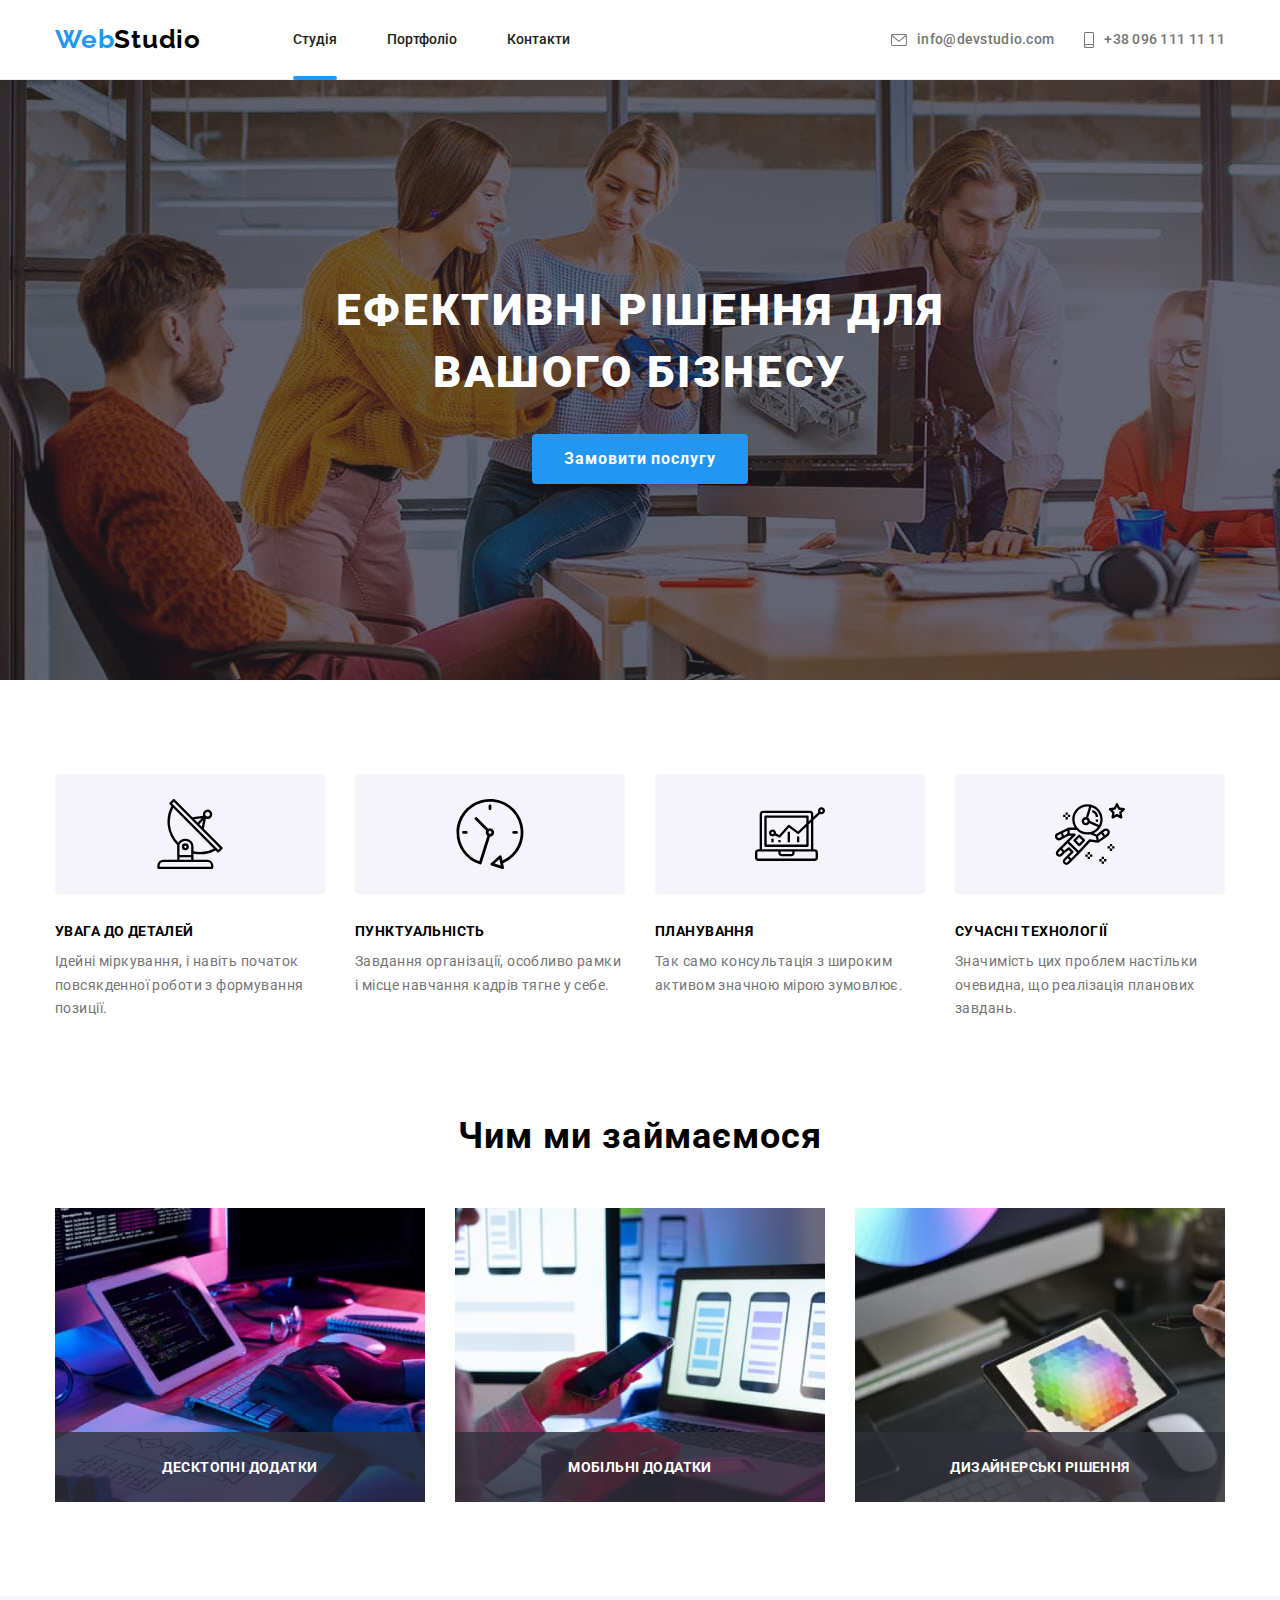
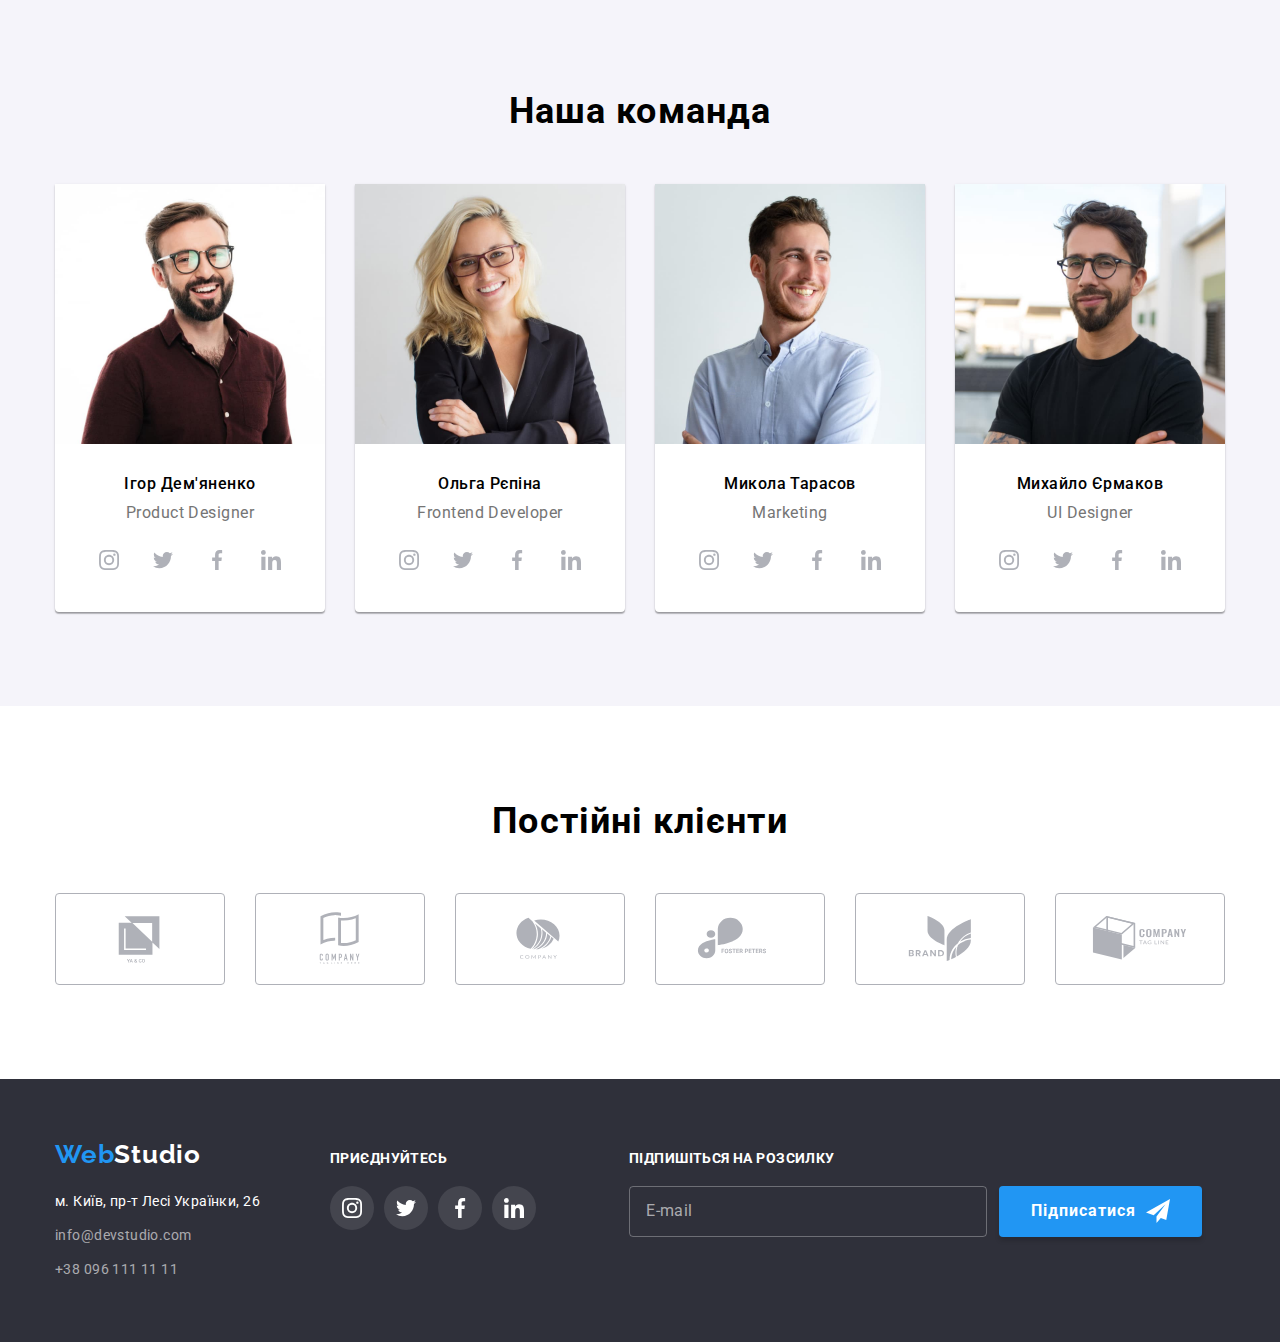
<file: index.html>
<!DOCTYPE html>
<html lang="en">

<head>
   <meta charset="UTF-8" />
   <meta http-equiv="X-UA-Compatible" content="IE=edge" />
   <meta name="viewport" content="width=z, initial-scale=1.0" />

   <link rel="preconnect" href="https://fonts.googleapis.com" />
   <link rel="preconnect" href="https://fonts.gstatic.com" crossorigin />
   <link
      href="https://fonts.googleapis.com/css2?family=Raleway:wght@700&family=Roboto:wght@400;500;700;900&display=swap"
      rel="stylesheet" />
   <link rel="stylesheet" href="https://cdnjs.cloudflare.com/ajax/libs/modern-normalize/1.1.0/modern-normalize.min.css">
   <link rel="stylesheet" href="./css/main.min.css" />
   <title>WebStudio</title>
</head>

<body>
   <header class="header">
      <div class="container">
         <nav class="main-nav">
            <a class="logo" href="./index.html"><span class="logo-accent">Web</span>Studio</a>
            <ul class="pages-list">
               <li class="pages-list-item">
                  <a class="page active" href="./index.html">Студія</a>
               </li>
               <li class="pages-list-item">
                  <a class="page" href="./portfolio.html">Портфоліо</a>
               </li>
               <li class="pages-list-item">
                  <a class="page" href="./index.html">Контакти</a>
               </li>
            </ul>
         </nav>
         <div class="contacts-block">

            <a class="contacts" href="mailto:info@devstudio.com">
               <svg class="contacts-icon icon-firts-child" width="16" height="12">
                  <use href="./img/icons.svg#icon-envelope">

                  </use>
               </svg>
               info@devstudio.com
            </a>
            <a class="contacts" href="tel:+380961111111">
               <svg class="contacts-icon" width="10" height="16">
                  <use href="./img/icons.svg#icon-smartphone-1">
                  </use>
               </svg>
               +38 096 111 11 11
            </a>
         </div>
      </div>
   </header>
   <main>
      <section class="banner">
         <h1 class="banner-title">Ефективні рішення для <br> вашого бізнесу</h1>
         <button class="button" type="button" data-modal-open>Замовити послугу</button>
      </section>

      <section class="advantage">
         <div class="container">
            <ul class="advantage-list">
               <li class="advantage-list-item">
                  <div class="advantage-icon-block">
                     <svg class="advantage-list-icon" height="70" width="70">
                        <use href="./img/icons.svg#icon-antenna-1"></use>
                     </svg>
                  </div>
                  <h3 class="advantage-list-title">УВАГА ДО ДЕТАЛЕЙ</h3>
                  <p class="advantage-list-discr">
                     Ідейні міркування, і навіть початок повсякденної роботи з
                     формування позиції.
                  </p>
               </li>
               <li class="advantage-list-item">
                  <div class="advantage-icon-block">
                     <svg class="advantage-list-icon" height="70" width="70">
                        <use href="./img/icons.svg#icon-clock-1"></use>
                     </svg>
                  </div>
                  <h3 class="advantage-list-title">ПУНКТУАЛЬНІСТЬ</h3>
                  <p class="advantage-list-discr">
                     Завдання організації, особливо рамки і місце навчання кадрів
                     тягне у себе.
                  </p>
               </li>
               <li class="advantage-list-item">
                  <div class="advantage-icon-block">
                     <svg class="advantage-list-icon" height="70" width="70">
                        <use href="./img/icons.svg#icon-diagram-1"></use>
                     </svg>
                  </div>
                  <h3 class="advantage-list-title">ПЛАНУВАННЯ</h3>
                  <p class="advantage-list-discr">
                     Так само консультація з широким активом значною мірою зумовлює.
                  </p>
               </li>
               <li class="advantage-list-item">
                  <div class="advantage-icon-block">
                     <svg class="advantage-list-icon" height="70" width="70">
                        <use href="./img/icons.svg#icon-astronaut-1"></use>
                     </svg>
                  </div>
                  <h3 class="advantage-list-title">СУЧАСНІ ТЕХНОЛОГІЇ</h3>
                  <p class="advantage-list-discr">
                     Значимість цих проблем настільки очевидна, що реалізація
                     планових завдань.
                  </p>
               </li>
            </ul>
         </div>
      </section>

      <section class="about">
         <div class="container">
            <h2 class="section-title">Чим ми займаємося</h2>
            <ul class="about-list">
               <li class="about-list-item">
                  <div class="about-list-thumb">
                     <img src="./img/box_1.jpg" alt="Десктопні додатки" width="370" />
                     <div class="about-img-discr">
                        <p class="about-list-text">Десктопні додатки</p>
                     </div>
                  </div>
               </li>
               <li class="about-list-item">
                  <div class="about-list-thumb">
                     <img src="./img/box_2.jpg" alt="Мобільні додатки" width="370" />
                     <div class="about-img-discr">
                        <p class="about-list-text">Мобільні додатки</p>
                     </div>
                  </div>
               </li>
               <li class="about-list-item">
                  <div class="about-list-thumb">
                     <img src="./img/box_3.jpg" alt="Дизайнерські рішення" width="370" />
                     <div class="about-img-discr">
                        <p class="about-list-text">Дизайнерські рішення</p>
                     </div>
                  </div>
               </li>
            </ul>
         </div>
      </section>
      <section class="team">
         <div class="container">
            <h2 class="section-title">Наша команда</h2>
            <ul class="team-list">
               <li class="team-list-item">
                  <img src="./img/img-1.jpg" alt="Фото Ігоря Дем'яненка" width="270" />
                  <div class="team-list-item-discr">
                     <div class="team-discr">
                        <h3 class="team-discr-name">Ігор Дем'яненко</h3>
                        <p class="team-discr-position">Product Designer</p>
                     </div>
                     <ul class="soc-net">
                        <li class="soc-net-item">
                           <a class="soc-net-link" href="./index.html">
                              <svg class="soc-net-icon" width="20" height="20">
                                 <use href="./img/icons.svg#icon-instagram-2"></use>
                              </svg>
                           </a>
                        </li>
                        <li class="soc-net-item">
                           <a class="soc-net-link" href="./index.html">
                              <svg class="soc-net-icon" width="20" height="20">
                                 <use href="./img/icons.svg#icon-twitter-1"></use>
                              </svg>
                           </a>
                        </li>
                        <li class="soc-net-item">
                           <a class="soc-net-link" href="./index.html">
                              <svg class="soc-net-icon" width="20" height="20">
                                 <use href="./img/icons.svg#icon-facebook-1"></use>
                              </svg>
                           </a>
                        </li>
                        <li class="soc-net-item">
                           <a class="soc-net-link" href="./index.html">
                              <svg class="soc-net-icon" width="20" height="20">
                                 <use href="./img/icons.svg#icon-linkedin-1"></use>
                              </svg>
                           </a>
                        </li>
                     </ul>
                  </div>
               </li>
               <li class="team-list-item">
                  <img src="./img/img-2.jpg" alt="Фото Ольги Рєпіної" width="270" />
                  <div class="team-list-item-discr">
                     <div class="team-discr">
                        <h3 class="team-discr-name">Ольга Рєпіна</h3>
                        <p class="team-discr-position">Frontend Developer</p>
                     </div>
                     <ul class="soc-net">
                        <li class="soc-net-item">
                           <a class="soc-net-link" href="./index.html">
                              <svg class="soc-net-icon" width="20" height="20">
                                 <use href="./img/icons.svg#icon-instagram-2"></use>
                              </svg>
                           </a>
                        </li>
                        <li class="soc-net-item">
                           <a class="soc-net-link" href="./index.html">
                              <svg class="soc-net-icon" width="20" height="20">
                                 <use href="./img/icons.svg#icon-twitter-1"></use>
                              </svg>
                           </a>
                        </li>
                        <li class="soc-net-item">
                           <a class="soc-net-link" href="./index.html">
                              <svg class="soc-net-icon" width="20" height="20">
                                 <use href="./img/icons.svg#icon-facebook-1"></use>
                              </svg>
                           </a>
                        </li>
                        <li class="soc-net-item">
                           <a class="soc-net-link" href="./index.html">
                              <svg class="soc-net-icon" width="20" height="20">
                                 <use href="./img/icons.svg#icon-linkedin-1"></use>
                              </svg>
                           </a>
                        </li>
                     </ul>
                  </div>
               </li>
               <li class="team-list-item">
                  <img src="./img/img-3.jpg" alt="Фото Миколи Тарасова" width="270" />
                  <div class="team-list-item-discr">
                     <div class="team-discr">
                        <h3 class="team-discr-name">Микола Тарасов</h3>
                        <p class="team-discr-position">Marketing</p>
                     </div>
                     <ul class="soc-net">
                        <li class="soc-net-item">
                           <a class="soc-net-link" href="./index.html">
                              <svg class="soc-net-icon" width="20" height="20">
                                 <use href="./img/icons.svg#icon-instagram-2"></use>
                              </svg>
                           </a>
                        </li>
                        <li class="soc-net-item">
                           <a class="soc-net-link" href="./index.html">
                              <svg class="soc-net-icon" width="20" height="20">
                                 <use href="./img/icons.svg#icon-twitter-1"></use>
                              </svg>
                           </a>
                        </li>
                        <li class="soc-net-item">
                           <a class="soc-net-link" href="./index.html">
                              <svg class="soc-net-icon" width="20" height="20">
                                 <use href="./img/icons.svg#icon-facebook-1"></use>
                              </svg>
                           </a>
                        </li>
                        <li class="soc-net-item">
                           <a class="soc-net-link" href="./index.html">
                              <svg class="soc-net-icon" width="20" height="20">
                                 <use href="./img/icons.svg#icon-linkedin-1"></use>
                              </svg>
                           </a>
                        </li>
                     </ul>
                  </div>
               </li>
               <li class="team-list-item">
                  <img src="./img/img-4.jpg" alt="Фото Михайла Єрмакова" width="270" />
                  <div class="team-list-item-discr">
                     <div class="team-discr">
                        <h3 class="team-discr-name">Михайло Єрмаков</h3>
                        <p class="team-discr-position">UI Designer</p>
                     </div>
                     <ul class="soc-net">
                        <li class="soc-net-item">
                           <a class="soc-net-link" href="./index.html">
                              <svg class="soc-net-icon" width="20" height="20">
                                 <use href="./img/icons.svg#icon-instagram-2"></use>
                              </svg>
                           </a>
                        </li>
                        <li class="soc-net-item">
                           <a class="soc-net-link" href="./index.html">
                              <svg class="soc-net-icon" width="20" height="20">
                                 <use href="./img/icons.svg#icon-twitter-1"></use>
                              </svg>
                           </a>
                        </li>
                        <li class="soc-net-item">
                           <a class="soc-net-link" href="./index.html">
                              <svg class="soc-net-icon" width="20" height="20">
                                 <use href="./img/icons.svg#icon-facebook-1"></use>
                              </svg>
                           </a>
                        </li>
                        <li class="soc-net-item">
                           <a class="soc-net-link" href="./index.html">
                              <svg class="soc-net-icon" width="20" height="20">
                                 <use href="./img/icons.svg#icon-linkedin-1"></use>
                              </svg>
                           </a>
                        </li>
                     </ul>
                  </div>
               </li>
            </ul>
         </div>

      </section>
      <section class="clients">
         <div class="container">
            <h2 class="section-title">Постійні клієнти</h2>
            <ul class="clients-list">
               <li class="clients-list-item">
                  <a href="./index.html" class="clients-list-link">
                     <svg class="clients-list-icon" width="106" height="60">
                        <use href="./img/icons.svg#icon-Logo1"></use>
                     </svg>
                  </a>
               </li>
               <li class="clients-list-item">
                  <a href="./index.html" class="clients-list-link">
                     <svg class="clients-list-icon" width="106" height="60">
                        <use href="./img/icons.svg#icon-Logo2"></use>
                     </svg>
                  </a>
               </li>
               <li class="clients-list-item">
                  <a href="./index.html" class="clients-list-link">
                     <svg class="clients-list-icon" width="106" height="60">
                        <use href="./img/icons.svg#icon-Logo3"></use>
                     </svg>
                  </a>
               </li>
               <li class="clients-list-item">
                  <a href="./index.html" class="clients-list-link">
                     <svg class="clients-list-icon" width="106" height="60">
                        <use href="./img/icons.svg#icon-Logo4"></use>
                     </svg>
                  </a>
               </li>
               <li class="clients-list-item">
                  <a href="./index.html" class="clients-list-link">
                     <svg class="clients-list-icon" width="106" height="60">
                        <use href="./img/icons.svg#icon-Logo5"></use>
                     </svg>
                  </a>
               </li>
               <li class="clients-list-item">
                  <a href="./index.html" class="clients-list-link">
                     <svg class="clients-list-icon" width="106" height="60">
                        <use href="./img/icons.svg#icon-Logo6"></use>
                     </svg>
                  </a>
               </li>
            </ul>
         </div>
      </section>
   </main>
   <footer class="footer">
      <div class="container ">
         <div>
            <a class="logo" href="./index.html"><span class="logo-accent">Web</span>Studio</a>
            <address class="footer-address">
               <p class="footer-address-name">м. Київ, пр-т Лесі Українки, 26</p>
               <a class="contacts first" href="mailto:info@devstudio.com">info@devstudio.com</a>
               <a class="contacts" href="tel:+380961111111">+38 096 111 11 11</a>
            </address>
         </div>
         <div class="join-in">
            <b class="footer-text">Приєднуйтесь</b>
            <ul class="footer-list soc-net">
               <li class="soc-net-item">
                  <a class="footer-link soc-net-link " href="./index.html">
                     <svg class="soc-net-icon" width="20" height="20">
                        <use href="./img/icons.svg#icon-instagram-2"></use>
                     </svg>
                  </a>
               </li>
               <li class="soc-net-item">
                  <a class="footer-link soc-net-link" href="./index.html">
                     <svg class="soc-net-icon" width="20" height="20">
                        <use href="./img/icons.svg#icon-twitter-1"></use>
                     </svg>
                  </a>
               </li>
               <li class="soc-net-item">
                  <a class="footer-link soc-net-link" href="./index.html">
                     <svg class="soc-net-icon" width="20" height="20">
                        <use href="./img/icons.svg#icon-facebook-1"></use>
                     </svg>
                  </a>
               </li>
               <li class="soc-net-item">
                  <a class="footer-link soc-net-link" href="./index.html">
                     <svg class="soc-net-icon" width="20" height="20">
                        <use href="./img/icons.svg#icon-linkedin-1"></use>
                     </svg>
                  </a>
               </li>
            </ul>
         </div>
         <div class="subscribe-form">
            <form>
               <b class="footer-text">Підпишіться на розсилку</b>
               <div class="subscribe-field">
                  <input class="subscribe-input" type="mail" placeholder="E-mail">
                  <button class="button" type="submit">Підписатися</button>
               </div>
            </form>

         </div>
      </div>
   </footer>
   <div class="backdrop is-hidden" data-modal>
      <div class="modal">
         <button class="modal-close-button" data-modal-close>
            <svg class="icon-close" width="18" height="18">
               <use href="./img/icons.svg#icon-icon-close"></use>
            </svg>
         </button>
         <form class="form">
            <b class="form-tittle">Залиште свої дані, ми вам передзвонимо</b>

            <label class="form-field"><span class="form-field-label">Ім'я</span>
               <div class="input-box">
                  <input class="form-field-input" type="text" name="name">
                  <svg class="form-field-icon" width="18" height="18">
                     <use href="./img/icons.svg#person">
                     </use>
                  </svg>
               </div>
            </label>



            <label class="form-field"><span class="form-field-label">Телефон</span>
               <div class="input-box">
                  <input class="form-field-input" type="tel" name="tel">
                  <svg class="form-field-icon" width="18" height="18">
                     <use href="./img/icons.svg#phone">
                     </use>
                  </svg>
               </div>
            </label>



            <label class="form-field"><span class="form-field-label">Пошта</span>
               <div class="input-box">
                  <input class="form-field-input" type="mail" name="email">
                  <svg class="form-field-icon" width="18" height="18">
                     <use href="./img/icons.svg#mail">
                     </use>
                  </svg>
               </div>
            </label>



            <label class="form-field"><span class="form-field-label">Комментар</span>
               <textarea class="form-field-textarea" name="comment" cols="30" placeholder="Введіть текст"></textarea>
            </label>

            <label class="form-field-terms">
               <input class="checkbox" type="checkbox" name="accept">
               <span class="checkbox-icon"></span>
               <span class="terms-label">Погоджуюся з розсилкою та приймаю </span>
               <a class="terms-label-link" href="./index.html">Умови договору</a>
            </label>

            <button class="button" type="submit">Відправити</button>
         </form>

      </div>
   </div>
   <script src="./js/modal.js"></script>
</body>

</html>
</file>
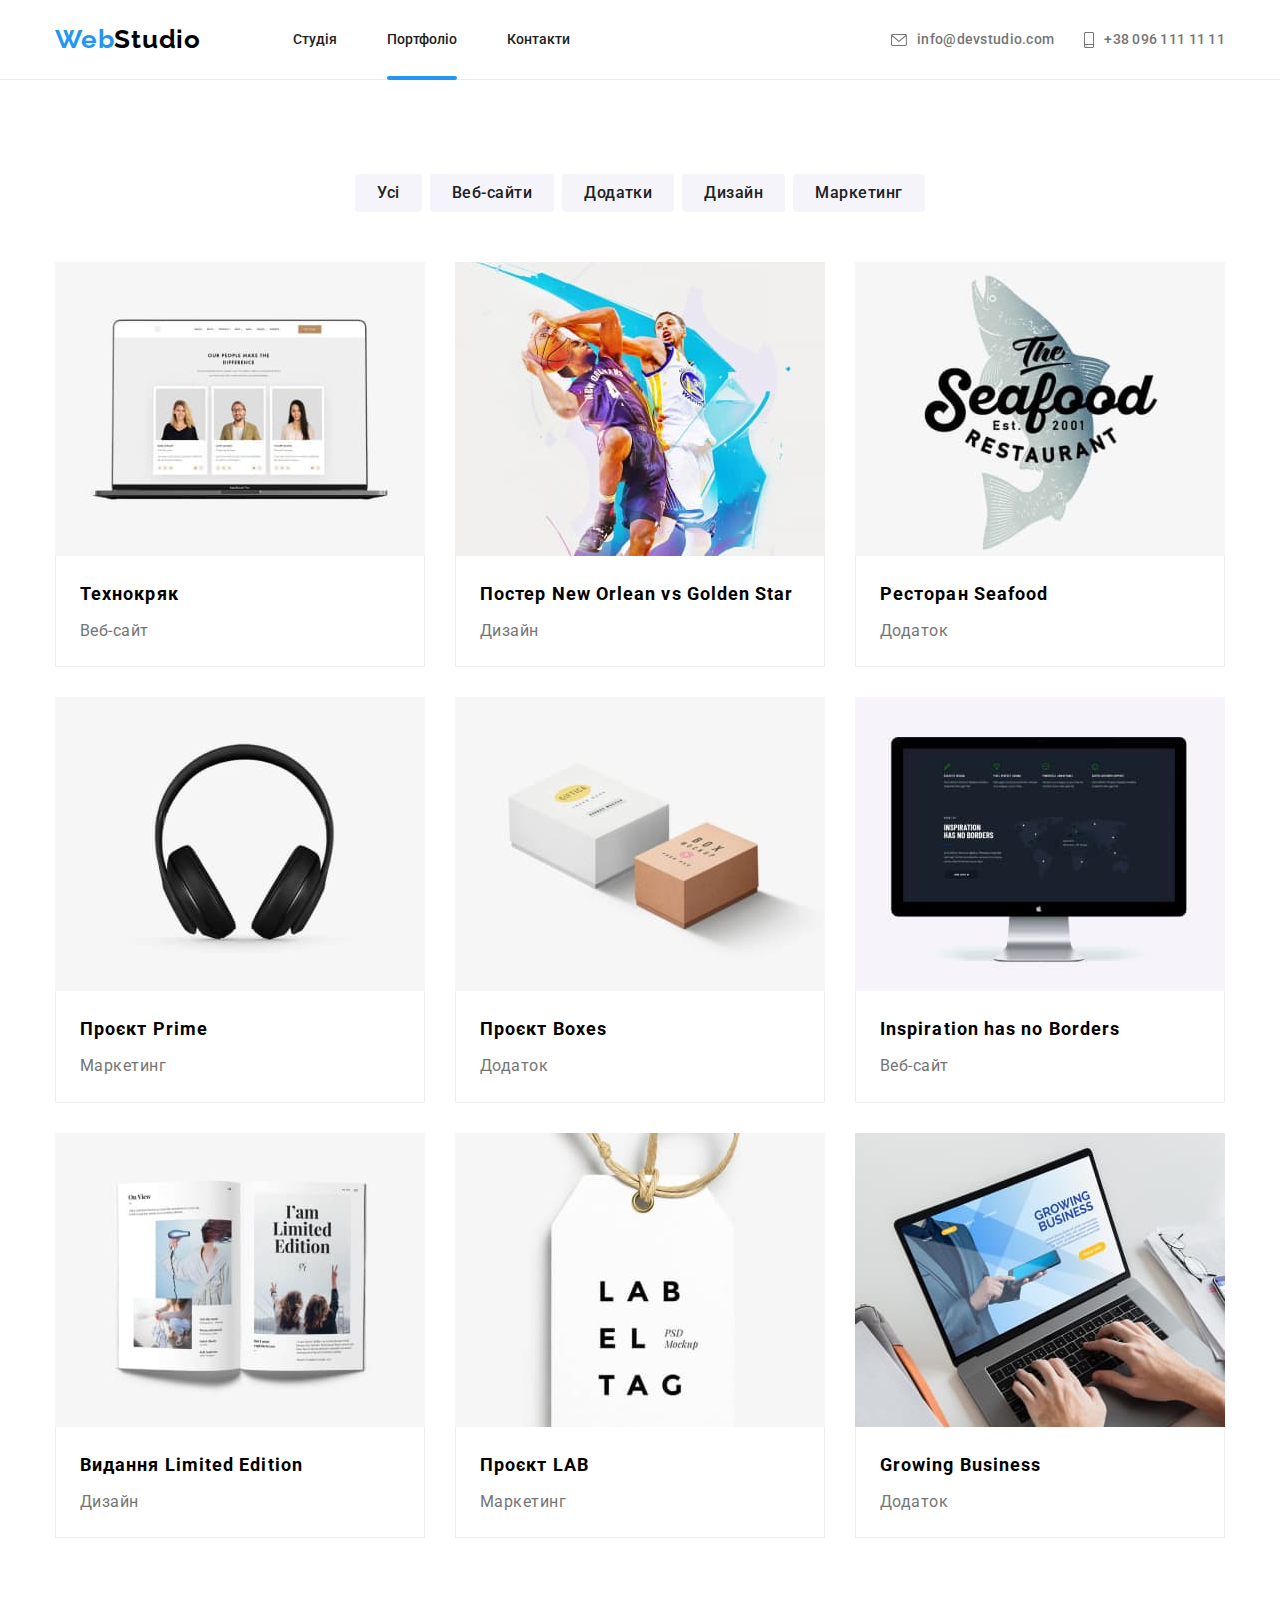
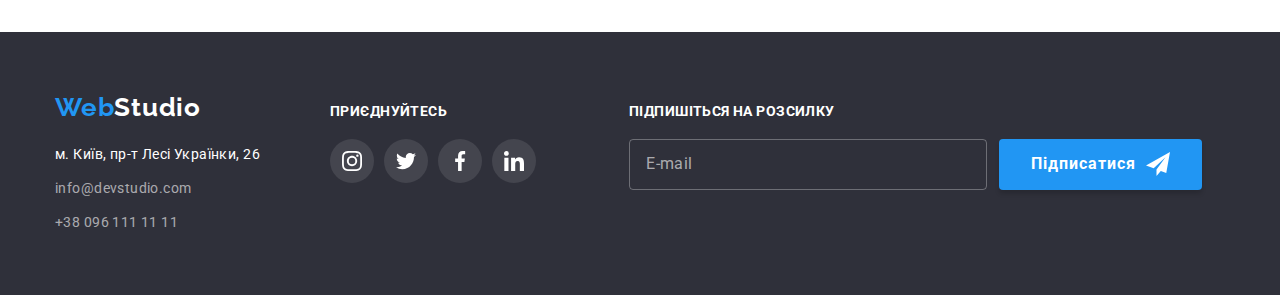
<file: portfolio.html>
<!DOCTYPE html>
<html lang="en">

<head>
   <meta charset="UTF-8" />
   <meta http-equiv="X-UA-Compatible" content="IE=edge" />
   <meta name="viewport" content="width=device-width, initial-scale=1.0" />

   <link rel="preconnect" href="https://fonts.googleapis.com" />
   <link rel="preconnect" href="https://fonts.gstatic.com" crossorigin />
   <link
      href="https://fonts.googleapis.com/css2?family=Raleway:wght@700&family=Roboto:wght@400;500;700;900&display=swap"
      rel="stylesheet" />
   <link rel="stylesheet" href="https://cdnjs.cloudflare.com/ajax/libs/modern-normalize/1.1.0/modern-normalize.min.css">
   <link rel="stylesheet" href="./css/portfolio.min.css" />
   <title>Portfolio</title>
</head>

<body>
   <header class="header">
      <div class="container">
         <nav class="main-nav">
            <a class="logo" href="./index.html"><span class="logo-accent">Web</span>Studio</a>
            <ul class="pages-list">
               <li class="pages-list-item">
                  <a class="page" href="./index.html">Студія</a>
               </li>
               <li class="pages-list-item">
                  <a class="page active" href="./portfolio.html">Портфоліо</a>
               </li>
               <li class="pages-list-item">
                  <a class="page" href="./index.html">Контакти</a>
               </li>
            </ul>
         </nav>
         <div class="contacts-block">

            <a class="contacts" href="mailto:info@devstudio.com">
               <svg class="contacts-icon icon-firts-child" width="16" height="12">
                  <use href="./img/icons.svg#icon-envelope">

                  </use>
               </svg>
               info@devstudio.com
            </a>
            <a class="contacts" href="tel:+380961111111">
               <svg class="contacts-icon" width="10" height="16">
                  <use href="./img/icons.svg#icon-smartphone-1">
                  </use>
               </svg>
               +38 096 111 11 11
            </a>
         </div>
      </div>
   </header>
   <main>
      <section class="portfolio-main">
         <div class="container">
            <h1 hidden>Projects</h1>
            <ul class="filter-list">
               <li class="filter-list-item"><button class="filter" type="button">Усі</button></li>
               <li class="filter-list-item"><button class="filter" type="button">Веб-сайти</button></li>
               <li class="filter-list-item"><button class="filter" type="button">Додатки</button></li>
               <li class="filter-list-item"><button class="filter" type="button">Дизайн</button></li>
               <li class="filter-list-item"><button class="filter" type="button">Маркетинг</button></li>
            </ul>
            <ul class="projects-list">
               <li class="projects-list-item">
                  <div class="projects-img-thumb">
                     <a href="./"><img src="./img/img(5).jpg" alt="" width="370" /></a>
                     <div class="projects-text-thumb">
                        <p class="projects-list-text">Ресурс пропонує комплексні пропозиції з різним рівнем функціоналу
                           та
                           сервісів. Все це дозволить
                           відвідувачу отримати
                           вичерпні відомості про компанію чи приватну особу.</p>
                     </div>
                  </div>
                  <div class="item-box">
                     <h2 class="project-name">Технокряк</h2>
                     <p class="project-type">Веб-сайт</p>
                  </div>
               </li>
               <li class="projects-list-item">
                  <div class="projects-img-thumb">
                     <a href="./index.html"><img src="./img/img(6).jpg" alt="" width="370" /></a>
                     <div class="projects-text-thumb">
                        <p class="projects-list-text">Ресурс пропонує комплексні пропозиції з різним рівнем функціоналу
                           та
                           сервісів. Все це дозволить
                           відвідувачу отримати
                           вичерпні відомості про компанію чи приватну особу.</p>
                     </div>
                  </div>
                  <div class="item-box">
                     <h2 class="project-name">Постер New Orlean vs Golden Star</h2>
                     <p class="project-type">Дизайн</p>
                  </div>
               </li>
               <li class="projects-list-item">
                  <div class="projects-img-thumb">
                     <a href="./index.html"><img src="./img/img(7).jpg" alt="" width="370" /></a>
                     <div class="projects-text-thumb">
                        <p class="projects-list-text">Ресурс пропонує комплексні пропозиції з різним рівнем функціоналу
                           та
                           сервісів. Все це дозволить
                           відвідувачу отримати
                           вичерпні відомості про компанію чи приватну особу.</p>
                     </div>
                  </div>
                  <div class="item-box">
                     <h2 class="project-name">Ресторан Seafood</h2>
                     <p class="project-type">Додаток</p>
                  </div>
               </li>
               <li class="projects-list-item">
                  <div class="projects-img-thumb">
                     <a href="./index.html"><img src="./img/img(8).jpg" alt="" width="370" /></a>
                     <div class="projects-text-thumb">
                        <p class="projects-list-text">Ресурс пропонує комплексні пропозиції з різним рівнем функціоналу
                           та
                           сервісів. Все це дозволить
                           відвідувачу отримати
                           вичерпні відомості про компанію чи приватну особу.</p>
                     </div>
                  </div>
                  <div class="item-box">
                     <h2 class="project-name">Проєкт Prime</h2>
                     <p class="project-type">Маркетинг</p>
                  </div>
               </li>
               <li class="projects-list-item">
                  <div class="projects-img-thumb">
                     <a href="./index.html"><img src="./img/img(9).jpg" alt="" width="370" /></a>
                     <div class="projects-text-thumb">
                        <p class="projects-list-text">Ресурс пропонує комплексні пропозиції з різним рівнем функціоналу
                           та
                           сервісів. Все це дозволить
                           відвідувачу отримати
                           вичерпні відомості про компанію чи приватну особу.</p>
                     </div>
                  </div>
                  <div class="item-box">
                     <h2 class="project-name">Проєкт Boxes</h2>
                     <p class="project-type">Додаток</p>
                  </div>
               </li>
               <li class="projects-list-item">
                  <div class="projects-img-thumb">
                     <a href="./index.html"><img src="./img/img(10).jpg" alt="" width="370" /></a>
                     <div class="projects-text-thumb">
                        <p class="projects-list-text">Ресурс пропонує комплексні пропозиції з різним рівнем функціоналу
                           та
                           сервісів. Все це дозволить
                           відвідувачу отримати
                           вичерпні відомості про компанію чи приватну особу.</p>
                     </div>
                  </div>
                  <div class="item-box">
                     <h2 class="project-name">Inspiration has no Borders</h2>
                     <p class="project-type">Веб-сайт</p>
                  </div>
               </li>
               <li class="projects-list-item">
                  <div class="projects-img-thumb">
                     <a href="./index.html"><img src="./img/img(11).jpg" alt="" width="370" /></a>
                     <div class="projects-text-thumb">
                        <p class="projects-list-text">Ресурс пропонує комплексні пропозиції з різним рівнем функціоналу
                           та
                           сервісів. Все це дозволить
                           відвідувачу отримати
                           вичерпні відомості про компанію чи приватну особу.</p>
                     </div>
                  </div>
                  <div class="item-box">
                     <h2 class="project-name">Видання Limited Edition</h2>
                     <p class="project-type">Дизайн</p>
                  </div>
               </li>
               <li class="projects-list-item">
                  <div class="projects-img-thumb">
                     <a href="./index.html"><img src="./img/img(12).jpg" alt="" width="370" /></a>
                     <div class="projects-text-thumb">
                        <p class="projects-list-text">Ресурс пропонує комплексні пропозиції з різним рівнем функціоналу
                           та
                           сервісів. Все це дозволить
                           відвідувачу отримати
                           вичерпні відомості про компанію чи приватну особу.</p>
                     </div>
                  </div>
                  <div class="item-box">
                     <h2 class="project-name">Проєкт LAB</h2>
                     <p class="project-type">Маркетинг</p>
                  </div>
               </li>
               <li class="projects-list-item">
                  <div class="projects-img-thumb">
                     <a href="./index.html"><img src="./img/img(13).jpg" alt="" width="370" /></a>
                     <div class="projects-text-thumb">
                        <p class="projects-list-text">Ресурс пропонує комплексні пропозиції з різним рівнем функціоналу
                           та
                           сервісів. Все це дозволить
                           відвідувачу отримати
                           вичерпні відомості про компанію чи приватну особу.</p>
                     </div>
                  </div>
                  <div class="item-box">
                     <h2 class="project-name">Growing Business</h2>
                     <p class="project-type">Додаток</p>
                  </div>
               </li>
            </ul>
         </div>
      </section>
   </main>
   <footer class="footer">
      <div class="container ">
         <div>
            <a class="logo" href="./index.html"><span class="logo-accent">Web</span>Studio</a>
            <address class="footer-address">
               <p class="footer-address-name">м. Київ, пр-т Лесі Українки, 26</p>
               <a class="contacts first" href="mailto:info@devstudio.com">info@devstudio.com</a>
               <a class="contacts" href="tel:+380961111111">+38 096 111 11 11</a>
            </address>
         </div>
         <div class="join-in">
            <b class="footer-text">Приєднуйтесь</b>
            <ul class="footer-list soc-net">
               <li class="soc-net-item">
                  <a class="footer-link soc-net-link " href="./index.html">
                     <svg class="soc-net-icon" width="20" height="20">
                        <use href="./img/icons.svg#icon-instagram-2"></use>
                     </svg>
                  </a>
               </li>
               <li class="soc-net-item">
                  <a class="footer-link soc-net-link" href="./index.html">
                     <svg class="soc-net-icon" width="20" height="20">
                        <use href="./img/icons.svg#icon-twitter-1"></use>
                     </svg>
                  </a>
               </li>
               <li class="soc-net-item">
                  <a class="footer-link soc-net-link" href="./index.html">
                     <svg class="soc-net-icon" width="20" height="20">
                        <use href="./img/icons.svg#icon-facebook-1"></use>
                     </svg>
                  </a>
               </li>
               <li class="soc-net-item">
                  <a class="footer-link soc-net-link" href="./index.html">
                     <svg class="soc-net-icon" width="20" height="20">
                        <use href="./img/icons.svg#icon-linkedin-1"></use>
                     </svg>
                  </a>
               </li>
            </ul>
         </div>
         <div class="subscribe-form">
            <form>
               <b class="footer-text">Підпишіться на розсилку</b>
               <div class="subscribe-field">
                  <input class="subscribe-input" type="mail" placeholder="E-mail">
                  <button class="button" type="submit">Підписатися</button>
               </div>
            </form>

         </div>
      </div>
   </footer>
</body>

</html>
</file>
<file: css/main.min.css>
body{font-family:roboto,sans-serif;color:var(--main-text-color)}ul{list-style:none;margin:0;padding:0}h1,h2,h3,h4,h5,h6,p{margin-bottom:0;margin-top:0}img{display:block;max-width:100%;height:auto}.checkbox{position:absolute;width:1px;height:1px;margin:-1px;border:0;padding:0;clip:rect(0 0 0 0);overflow:hidden}.container{width:1200px;padding-right:15px;padding-left:15px;margin-right:auto;margin-left:auto;text-align:center}.header{background-color:#fff;border-bottom:1px solid #ececec}.header .container{display:-webkit-box;display:-ms-flexbox;display:flex;-webkit-box-align:center;-ms-flex-align:center;align-items:center;margin-bottom:0}.main-nav,.pages-list{display:-webkit-box;display:-ms-flexbox;display:flex;-webkit-box-align:center;-ms-flex-align:center;align-items:center}.page{position:relative;display:block;padding-bottom:32px;padding-top:32px;font-weight:500;font-size:14px;line-height:1.1;text-decoration:none;color:#212121;-webkit-transition:color 250ms cubic-bezier(0.4, 0, 0.2, 1);transition:color 250ms cubic-bezier(0.4, 0, 0.2, 1)}.page.active::after{content:"";position:absolute;bottom:-1px;display:block;width:100%;height:4px;background-color:#2196f3;border-radius:2px}.page:visited{color:inherit}.page:hover,.page:focus{color:#2196f3}.pages-list-item{margin-left:50px}.pages-list-item:first-child{margin-left:92px}.logo{display:block;font-family:"Raleway";font-weight:700;font-size:26px;line-height:1.2;text-decoration:none;color:#000;letter-spacing:.03em}.logo-accent{color:#2196f3}.footer .logo{margin-bottom:20px;text-align:left;color:#fff}.contacts-block{display:-webkit-box;display:-ms-flexbox;display:flex;margin-left:auto}.contacts{display:-webkit-box;display:-ms-flexbox;display:flex;-webkit-box-align:center;-ms-flex-align:center;align-items:center;margin-left:30px;letter-spacing:.02em;font-weight:500;font-size:14px;line-height:1.1;color:#757575;text-decoration:none;-webkit-transition:color 250ms cubic-bezier(0.4, 0, 0.2, 1);transition:color 250ms cubic-bezier(0.4, 0, 0.2, 1)}.contacts:hover,.contacts:focus{color:#2196f3}.contacts:first-child{margin-left:0}.contacts-icon{fill:currentColor;margin-right:10px}.footer .contacts{display:block;margin:0;color:rgba(255,255,255,.6);font-weight:400;line-height:1.7;letter-spacing:.03em;text-decoration:none;text-align:left;font-style:normal}.footer .contacts:hover,.footer .contacts:focus{color:#2196f3}.footer .first{margin-bottom:10px}.banner{max-width:1600px;height:600px;margin-right:auto;margin-left:auto;background-image:-webkit-gradient(linear, left top, right top, from(rgba(47, 48, 58, 0.4)), to(rgba(47, 48, 58, 0.4))),url(../img/banner-bg.jpg);background-image:linear-gradient(to right, rgba(47, 48, 58, 0.4), rgba(47, 48, 58, 0.4)),url(../img/banner-bg.jpg);text-align:center;padding-top:200px;padding-bottom:200px}.banner-title{margin-bottom:30px;font-weight:900;font-size:44px;line-height:1.4;letter-spacing:.06em;text-align:center;text-transform:uppercase;color:#fff}.button{display:block;padding:10px 32px;min-width:200px;margin-right:auto;margin-left:auto;font-family:Roboto;font-weight:700;font-size:16px;line-height:1.9;letter-spacing:.06em;color:#fff;background-color:#2196f3;-webkit-box-shadow:0px 4px 4px rgba(0,0,0,.15);box-shadow:0px 4px 4px rgba(0,0,0,.15);border-radius:4px;border:none;cursor:pointer}.button:active{background-color:#188ce8}.advantage{background-color:var(--white-main-color);padding-top:94px;padding-bottom:94px}.advantage-list-item{margin-left:30px}.advantage-list-item:first-child{margin-left:0}.advantage-list{display:-webkit-box;display:-ms-flexbox;display:flex}.advantage-list-title{margin-bottom:10px;font-weight:700;font-size:14px;line-height:1.1;letter-spacing:.03em;text-align:left;text-transform:uppercase}.advantage-list-discr{width:270px;font-size:14px;line-height:1.7;letter-spacing:.03em;text-align:left;color:#757575}.advantage-icon-block{display:-webkit-box;display:-ms-flexbox;display:flex;-webkit-box-align:center;-ms-flex-align:center;align-items:center;-webkit-box-pack:center;-ms-flex-pack:center;justify-content:center;width:270px;height:120px;background-color:#f5f4fa;border-radius:4px;margin-bottom:30px}.section-title{margin-bottom:50px;font-weight:700;font-size:36px;line-height:1.2;letter-spacing:.03em}.about{background-color:#fff;padding-bottom:94px}.about-list{display:-webkit-box;display:-ms-flexbox;display:flex}.about-list-item{margin-right:30px}.about-list-item:last-child{margin-right:0}.about-list-thumb{position:relative}.about-list-text{font-weight:700;font-size:14px;line-height:1.1;letter-spacing:.03em;text-transform:uppercase;color:#fff}.about-img-discr{position:absolute;left:0;bottom:0;display:-webkit-box;display:-ms-flexbox;display:flex;-webkit-box-align:center;-ms-flex-align:center;align-items:center;-webkit-box-pack:center;-ms-flex-pack:center;justify-content:center;height:70px;width:100%;background-color:rgba(47,48,58,.8)}.team{background-color:#f5f4fa;padding-top:94px;padding-bottom:94px}.team-list{display:-webkit-box;display:-ms-flexbox;display:flex}.team-list-item{margin-left:30px;-webkit-box-shadow:0px 1px 3px rgba(0,0,0,.12),0px 1px 1px rgba(0,0,0,.14),0px 2px 1px rgba(0,0,0,.2);box-shadow:0px 1px 3px rgba(0,0,0,.12),0px 1px 1px rgba(0,0,0,.14),0px 2px 1px rgba(0,0,0,.2);border-radius:0 0 4px 4px;background-color:#fff}.team-list-item-discr{padding:30px 32px}.team-list-item:first-child{margin-left:0}.team-discr{margin-bottom:16px}.team-discr-name{margin-bottom:10px;font-weight:500;font-size:16px;line-height:1.2;letter-spacing:.03em}.team-discr-position{font-size:16px;line-height:1.2;letter-spacing:.03em;color:#757575}.soc-net{display:-webkit-box;display:-ms-flexbox;display:flex}.soc-net-icon{fill:currentColor}.soc-net-item{margin-left:10px}.soc-net-item:first-child{margin-left:0}.soc-net-link{display:-webkit-box;display:-ms-flexbox;display:flex;-webkit-box-align:center;-ms-flex-align:center;align-items:center;-webkit-box-pack:center;-ms-flex-pack:center;justify-content:center;width:44px;height:44px;border-radius:50%;color:#afb1b8;-webkit-transition:color 250ms cubic-bezier(0.4, 0, 0.2, 1),background-color 250ms cubic-bezier(0.4, 0, 0.2, 1);transition:color 250ms cubic-bezier(0.4, 0, 0.2, 1),background-color 250ms cubic-bezier(0.4, 0, 0.2, 1)}.soc-net-link:hover,.soc-net-link:focus{color:#fff;background-color:#2196f3}.soc-net-link:first-child{margin-left:0}.clients{padding-top:94px;padding-bottom:94px}.clients-list{display:-webkit-box;display:-ms-flexbox;display:flex}.clients-list-icon{fill:currentColor}.clients-list-item{margin-left:30px}.clients-list-item:first-child{margin-left:0}.clients-list-link{display:-webkit-box;display:-ms-flexbox;display:flex;-webkit-box-align:center;-ms-flex-align:center;align-items:center;-webkit-box-pack:center;-ms-flex-pack:center;justify-content:center;width:170px;height:92px;color:#afb1b8;border:1px currentColor solid;border-radius:4px;-webkit-transition:color 250ms cubic-bezier(0.4, 0, 0.2, 1);transition:color 250ms cubic-bezier(0.4, 0, 0.2, 1)}.clients-list-link:hover,.clients-list-link:focus{color:#2196f3}.footer{background-color:#2f303a;padding-bottom:60px;padding-top:60px}.footer .container{display:-webkit-box;display:-ms-flexbox;display:flex;-webkit-box-align:baseline;-ms-flex-align:baseline;align-items:baseline}.footer-list{margin-left:0;margin-right:0}.footer-link{color:#fff;background-color:rgba(255,255,255,.1)}.footer-text{display:block;margin-bottom:20px;text-align:left;font-weight:700;font-size:14px;line-height:16px;letter-spacing:.03em;text-transform:uppercase;color:#fff}.footer-address{display:-webkit-box;display:-ms-flexbox;display:flex;-webkit-box-orient:vertical;-webkit-box-direction:normal;-ms-flex-direction:column;flex-direction:column;text-align:left}.footer-address-name{margin-bottom:10px;font-size:14px;line-height:1.7;font-style:normal;color:#fff;letter-spacing:.03em;text-align:left}.join-in{margin-left:70px;margin-right:93px}.footer-text{display:block;margin-bottom:20px;text-align:left;font-weight:700;font-size:14px;line-height:16px;letter-spacing:.03em;text-transform:uppercase;color:#fff}.subscribe-field{display:-webkit-box;display:-ms-flexbox;display:flex}.subscribe-field .button{display:-webkit-inline-box;display:-ms-inline-flexbox;display:inline-flex;-webkit-box-align:center;-ms-flex-align:center;align-items:center}.subscribe-field .button::after{content:"";display:inline-block;width:24px;height:24px;margin-left:10px;background-image:url(../img/icon-send.svg)}.subscribe-input{width:358px;padding:15px 16px;margin-right:12px;background-color:rgba(0,0,0,0);border:1px solid rgba(255,255,255,.3);border-radius:4px;-webkit-transition:border 250ms cubic-bezier(0.4, 0, 0.2, 1);transition:border 250ms cubic-bezier(0.4, 0, 0.2, 1)}.subscribe-input:focus,.subscribe-input:focus-visible{color:#fff;border:1px solid #2196f3;outline:none}.subscribe-input::-webkit-input-placeholder{font-size:16px;line-height:1.25;letter-spacing:.03em;color:rgba(255,255,255,.6)}.subscribe-input::-moz-placeholder{font-size:16px;line-height:1.25;letter-spacing:.03em;color:rgba(255,255,255,.6)}.subscribe-input:-ms-input-placeholder{font-size:16px;line-height:1.25;letter-spacing:.03em;color:rgba(255,255,255,.6)}.subscribe-input::-ms-input-placeholder{font-size:16px;line-height:1.25;letter-spacing:.03em;color:rgba(255,255,255,.6)}.subscribe-input::placeholder{font-size:16px;line-height:1.25;letter-spacing:.03em;color:rgba(255,255,255,.6)}.backdrop{position:fixed;top:0;left:0;width:100%;height:100%;background-color:rgba(0,0,0,.2);opacity:1;-webkit-transition:opacity 250ms cubic-bezier(0.4, 0, 0.2, 1);transition:opacity 250ms cubic-bezier(0.4, 0, 0.2, 1)}.backdrop.is-hidden{opacity:0;pointer-events:none}.backdrop.is-hidden .modal{-webkit-transform:translate(-50%, -50%) scale(1.1);transform:translate(-50%, -50%) scale(1.1)}.modal{position:absolute;top:50%;left:50%;-webkit-transform:translate(-50%, -50%) scale(1);transform:translate(-50%, -50%) scale(1);width:528px;background-color:#fff;-webkit-box-shadow:0px 1px 3px rgba(0,0,0,.12),0px 1px 1px rgba(0,0,0,.14),0px 2px 1px rgba(0,0,0,.2);box-shadow:0px 1px 3px rgba(0,0,0,.12),0px 1px 1px rgba(0,0,0,.14),0px 2px 1px rgba(0,0,0,.2);border-radius:4px;-webkit-transition:-webkit-transform 250ms cubic-bezier(0.4, 0, 0.2, 1);transition:-webkit-transform 250ms cubic-bezier(0.4, 0, 0.2, 1);transition:transform 250ms cubic-bezier(0.4, 0, 0.2, 1);transition:transform 250ms cubic-bezier(0.4, 0, 0.2, 1), -webkit-transform 250ms cubic-bezier(0.4, 0, 0.2, 1)}.modal-close-button{position:absolute;top:8px;right:8px;display:-webkit-box;display:-ms-flexbox;display:flex;-webkit-box-pack:center;-ms-flex-pack:center;justify-content:center;-webkit-box-align:center;-ms-flex-align:center;align-items:center;width:30px;height:30px;color:#000;border:1px solid rgba(0,0,0,.1);border-radius:50%;background-color:inherit;cursor:pointer;-webkit-transition:color 250ms cubic-bezier(0.4, 0, 0.2, 1);transition:color 250ms cubic-bezier(0.4, 0, 0.2, 1)}.modal-close-button:hover,.modal-close-button:focus{color:#2196f3}.icon-close{display:block;fill:currentColor}.form{padding:40px}.form-tittle{display:block;margin-bottom:12px;font-weight:700;font-size:20px;line-height:1.1;text-align:center;letter-spacing:.03em}.form .button{margin-top:30px}.form-field{position:relative;display:-webkit-box;display:-ms-flexbox;display:flex;-webkit-box-orient:vertical;-webkit-box-direction:normal;-ms-flex-direction:column;flex-direction:column;margin-left:auto;margin-right:auto;margin-bottom:10px}.form-field-label{display:block;font-size:12px;line-height:1.1;letter-spacing:.01em;color:#757575;margin-bottom:4px}.form-field-icon{position:absolute;top:50%;left:12px;-webkit-transform:translateY(-50%);transform:translateY(-50%);fill:currentColor;-webkit-transition:color 250ms cubic-bezier(0.4, 0, 0.2, 1);transition:color 250ms cubic-bezier(0.4, 0, 0.2, 1)}.input-box{position:relative;color:#212121}.form-field-input{height:40px;width:100%;padding-left:42px;border:1px solid rgba(33,33,33,.2);border-radius:4px;-webkit-transition:border 250ms cubic-bezier(0.4, 0, 0.2, 1);transition:border 250ms cubic-bezier(0.4, 0, 0.2, 1)}.form-field-input:focus,.form-field-input:focus-visible{border:1px solid #2196f3;outline:none}.form-field-input:focus+.form-field-icon{color:#2196f3}.form-field-textarea{padding:12px 16px;width:100%;height:120px;border:1px solid rgba(33,33,33,.2);border-radius:4px;resize:none;-webkit-transition:border 250ms cubic-bezier(0.4, 0, 0.2, 1);transition:border 250ms cubic-bezier(0.4, 0, 0.2, 1)}.form-field-textarea::-webkit-input-placeholder{font-size:12px;line-height:1.1;letter-spacing:.01em;color:rgba(117,117,117,.5)}.form-field-textarea::-moz-placeholder{font-size:12px;line-height:1.1;letter-spacing:.01em;color:rgba(117,117,117,.5)}.form-field-textarea:-ms-input-placeholder{font-size:12px;line-height:1.1;letter-spacing:.01em;color:rgba(117,117,117,.5)}.form-field-textarea::-ms-input-placeholder{font-size:12px;line-height:1.1;letter-spacing:.01em;color:rgba(117,117,117,.5)}.form-field-textarea::placeholder{font-size:12px;line-height:1.1;letter-spacing:.01em;color:rgba(117,117,117,.5)}.form-field-textarea:focus,.form-field-textarea:focus-visible{font-size:12px;line-height:1.1;color:#212121;border:1px solid #2196f3;outline:none}.form-field-terms{margin-top:20px;display:-webkit-box;display:-ms-flexbox;display:flex;-webkit-box-align:center;-ms-flex-align:center;align-items:center;-webkit-box-pack:center;-ms-flex-pack:center;justify-content:center;text-align:center}.checkbox-icon{display:inline-block;width:16px;height:15px;background-color:#fff;border:2px solid #212121;border-radius:2px;fill:currentColor;-webkit-transition:border 250ms cubic-bezier(0.4, 0, 0.2, 1),background-color 250ms cubic-bezier(0.4, 0, 0.2, 1);transition:border 250ms cubic-bezier(0.4, 0, 0.2, 1),background-color 250ms cubic-bezier(0.4, 0, 0.2, 1)}.checkbox:checked+.checkbox-icon{border:2px solid #2196f3;background-image:url(../img/icon-check.svg);background-color:#2196f3;background-origin:border-box}.terms-label{margin-left:7px;margin-right:5px;font-size:14px;line-height:1.7;letter-spacing:.03em;color:var(--secondary-text-color)}.terms-label .terms-label-link{font-size:14px;line-height:1.7;color:#2196f3;text-underline-offset:2px}.terms-label-link{font-size:14px;line-height:1.7;color:#2196f3;text-underline-offset:2px}/*# sourceMappingURL=main.min.css.map */
</file>
<file: css/portfolio.min.css>
body{font-family:roboto,sans-serif;color:var(--main-text-color)}ul{list-style:none;margin:0;padding:0}h1,h2,h3,h4,h5,h6,p{margin-bottom:0;margin-top:0}img{display:block;max-width:100%;height:auto}.container{width:1200px;padding-right:15px;padding-left:15px;margin-right:auto;margin-left:auto;text-align:center}.header{background-color:#fff;border-bottom:1px solid #ececec}.header .container{display:-webkit-box;display:-ms-flexbox;display:flex;-webkit-box-align:center;-ms-flex-align:center;align-items:center;margin-bottom:0}.main-nav,.pages-list{display:-webkit-box;display:-ms-flexbox;display:flex;-webkit-box-align:center;-ms-flex-align:center;align-items:center}.page{position:relative;display:block;padding-bottom:32px;padding-top:32px;font-weight:500;font-size:14px;line-height:1.1;text-decoration:none;color:#212121;-webkit-transition:color 250ms cubic-bezier(0.4, 0, 0.2, 1);transition:color 250ms cubic-bezier(0.4, 0, 0.2, 1)}.page.active::after{content:"";position:absolute;bottom:-1px;display:block;width:100%;height:4px;background-color:#2196f3;border-radius:2px}.page:visited{color:inherit}.page:hover,.page:focus{color:#2196f3}.pages-list-item{margin-left:50px}.pages-list-item:first-child{margin-left:92px}.logo{display:block;font-family:"Raleway";font-weight:700;font-size:26px;line-height:1.2;text-decoration:none;color:#000;letter-spacing:.03em}.logo-accent{color:#2196f3}.footer .logo{margin-bottom:20px;text-align:left;color:#fff}.contacts-block{display:-webkit-box;display:-ms-flexbox;display:flex;margin-left:auto}.contacts{display:-webkit-box;display:-ms-flexbox;display:flex;-webkit-box-align:center;-ms-flex-align:center;align-items:center;margin-left:30px;letter-spacing:.02em;font-weight:500;font-size:14px;line-height:1.1;color:#757575;text-decoration:none;-webkit-transition:color 250ms cubic-bezier(0.4, 0, 0.2, 1);transition:color 250ms cubic-bezier(0.4, 0, 0.2, 1)}.contacts:hover,.contacts:focus{color:#2196f3}.contacts:first-child{margin-left:0}.contacts-icon{fill:currentColor;margin-right:10px}.footer .contacts{display:block;margin:0;color:rgba(255,255,255,.6);font-weight:400;line-height:1.7;letter-spacing:.03em;text-decoration:none;text-align:left;font-style:normal}.footer .contacts:hover,.footer .contacts:focus{color:#2196f3}.footer .first{margin-bottom:10px}.portfolio-main{padding-top:94px;padding-bottom:94px}.filter-list{display:-webkit-box;display:-ms-flexbox;display:flex;-webkit-box-pack:center;-ms-flex-pack:center;justify-content:center;margin-bottom:50px}.filter-list-item{margin-left:8px}.filter-list-item:first-child{margin-left:0}.filter{display:inline-block;padding:6px 22px;font-family:roboto;font-weight:500;font-size:16px;line-height:1.6;letter-spacing:.03em;color:#212121;background:#f5f4fa;border-radius:4px;border:none;cursor:pointer;-webkit-transition:color 250ms cubic-bezier(0.4, 0, 0.2, 1),background-color 250ms cubic-bezier(0.4, 0, 0.2, 1),-webkit-box-shadow 250ms cubic-bezier(0.4, 0, 0.2, 1);transition:color 250ms cubic-bezier(0.4, 0, 0.2, 1),background-color 250ms cubic-bezier(0.4, 0, 0.2, 1),-webkit-box-shadow 250ms cubic-bezier(0.4, 0, 0.2, 1);transition:color 250ms cubic-bezier(0.4, 0, 0.2, 1),background-color 250ms cubic-bezier(0.4, 0, 0.2, 1),box-shadow 250ms cubic-bezier(0.4, 0, 0.2, 1);transition:color 250ms cubic-bezier(0.4, 0, 0.2, 1),background-color 250ms cubic-bezier(0.4, 0, 0.2, 1),box-shadow 250ms cubic-bezier(0.4, 0, 0.2, 1),-webkit-box-shadow 250ms cubic-bezier(0.4, 0, 0.2, 1)}.filter:hover,.filter:focus{color:#fff;background-color:#2196f3;-webkit-box-shadow:0px 3px 1px rgba(0,0,0,.1),0px 1px 2px rgba(0,0,0,.08),0px 2px 2px rgba(0,0,0,.12);box-shadow:0px 3px 1px rgba(0,0,0,.1),0px 1px 2px rgba(0,0,0,.08),0px 2px 2px rgba(0,0,0,.12)}.projects-list{display:-webkit-box;display:-ms-flexbox;display:flex;-ms-flex-wrap:wrap;flex-wrap:wrap;margin:-15px}.projects-list-item{margin:15px;-webkit-transition:-webkit-box-shadow 250ms cubic-bezier(0.4, 0, 0.2, 1);transition:-webkit-box-shadow 250ms cubic-bezier(0.4, 0, 0.2, 1);transition:box-shadow 250ms cubic-bezier(0.4, 0, 0.2, 1);transition:box-shadow 250ms cubic-bezier(0.4, 0, 0.2, 1), -webkit-box-shadow 250ms cubic-bezier(0.4, 0, 0.2, 1)}.projects-list-itemhover{-webkit-box-shadow:0px 1px 1px rgba(0,0,0,.12),0px 4px 4px rgba(0,0,0,.06),1px 4px 6px rgba(0,0,0,.16);box-shadow:0px 1px 1px rgba(0,0,0,.12),0px 4px 4px rgba(0,0,0,.06),1px 4px 6px rgba(0,0,0,.16)}.projects-list-item:hover{-webkit-box-shadow:0px 1px 1px rgba(0,0,0,.12),0px 4px 4px rgba(0,0,0,.06),1px 4px 6px rgba(0,0,0,.16);box-shadow:0px 1px 1px rgba(0,0,0,.12),0px 4px 4px rgba(0,0,0,.06),1px 4px 6px rgba(0,0,0,.16)}.projects-img-thumb{position:relative;overflow:hidden}.projects-text-thumb{position:absolute;top:0;left:0;padding:63px 24px;width:100%;height:100%;background-color:rgba(33,150,243,.9);-webkit-transform:translateY(100%);transform:translateY(100%);-webkit-transition:-webkit-transform 250ms cubic-bezier(0.4, 0, 0.2, 1);transition:-webkit-transform 250ms cubic-bezier(0.4, 0, 0.2, 1);transition:transform 250ms cubic-bezier(0.4, 0, 0.2, 1);transition:transform 250ms cubic-bezier(0.4, 0, 0.2, 1), -webkit-transform 250ms cubic-bezier(0.4, 0, 0.2, 1);pointer-events:none}.projects-list-item:hover .projects-text-thumb{-webkit-transform:translateY(0);transform:translateY(0)}.projects-list-text{font-size:18px;line-height:1.6;letter-spacing:.03em;text-align:left;color:#fff}.item-box{border:1px solid #eee;border-top:none;padding:20px 24px;text-align:left}.item-box .project-name{margin-bottom:4px;font-weight:700;font-size:18px;line-height:2;letter-spacing:.06em}.item-box .project-type{font-size:16px;line-height:1.9;letter-spacing:.03em;color:#757575}.soc-net{display:-webkit-box;display:-ms-flexbox;display:flex}.soc-net-icon{fill:currentColor}.soc-net-item{margin-left:10px}.soc-net-item:first-child{margin-left:0}.soc-net-link{display:-webkit-box;display:-ms-flexbox;display:flex;-webkit-box-align:center;-ms-flex-align:center;align-items:center;-webkit-box-pack:center;-ms-flex-pack:center;justify-content:center;width:44px;height:44px;border-radius:50%;color:#afb1b8;-webkit-transition:color 250ms cubic-bezier(0.4, 0, 0.2, 1),background-color 250ms cubic-bezier(0.4, 0, 0.2, 1);transition:color 250ms cubic-bezier(0.4, 0, 0.2, 1),background-color 250ms cubic-bezier(0.4, 0, 0.2, 1)}.soc-net-link:hover,.soc-net-link:focus{color:#fff;background-color:#2196f3}.soc-net-link:first-child{margin-left:0}.footer{background-color:#2f303a;padding-bottom:60px;padding-top:60px}.footer .container{display:-webkit-box;display:-ms-flexbox;display:flex;-webkit-box-align:baseline;-ms-flex-align:baseline;align-items:baseline}.footer-list{margin-left:0;margin-right:0}.footer-link{color:#fff;background-color:rgba(255,255,255,.1)}.footer-text{display:block;margin-bottom:20px;text-align:left;font-weight:700;font-size:14px;line-height:16px;letter-spacing:.03em;text-transform:uppercase;color:#fff}.footer-address{display:-webkit-box;display:-ms-flexbox;display:flex;-webkit-box-orient:vertical;-webkit-box-direction:normal;-ms-flex-direction:column;flex-direction:column;text-align:left}.footer-address-name{margin-bottom:10px;font-size:14px;line-height:1.7;font-style:normal;color:#fff;letter-spacing:.03em;text-align:left}.join-in{margin-left:70px;margin-right:93px}.footer-text{display:block;margin-bottom:20px;text-align:left;font-weight:700;font-size:14px;line-height:16px;letter-spacing:.03em;text-transform:uppercase;color:#fff}.subscribe-field{display:-webkit-box;display:-ms-flexbox;display:flex}.subscribe-field .button{display:-webkit-inline-box;display:-ms-inline-flexbox;display:inline-flex;-webkit-box-align:center;-ms-flex-align:center;align-items:center}.subscribe-field .button::after{content:"";display:inline-block;width:24px;height:24px;margin-left:10px;background-image:url(../img/icon-send.svg)}.subscribe-input{width:358px;padding:15px 16px;margin-right:12px;background-color:rgba(0,0,0,0);border:1px solid rgba(255,255,255,.3);border-radius:4px;-webkit-transition:border 250ms cubic-bezier(0.4, 0, 0.2, 1);transition:border 250ms cubic-bezier(0.4, 0, 0.2, 1)}.subscribe-input:focus,.subscribe-input:focus-visible{color:#fff;border:1px solid #2196f3;outline:none}.subscribe-input::-webkit-input-placeholder{font-size:16px;line-height:1.25;letter-spacing:.03em;color:rgba(255,255,255,.6)}.subscribe-input::-moz-placeholder{font-size:16px;line-height:1.25;letter-spacing:.03em;color:rgba(255,255,255,.6)}.subscribe-input:-ms-input-placeholder{font-size:16px;line-height:1.25;letter-spacing:.03em;color:rgba(255,255,255,.6)}.subscribe-input::-ms-input-placeholder{font-size:16px;line-height:1.25;letter-spacing:.03em;color:rgba(255,255,255,.6)}.subscribe-input::placeholder{font-size:16px;line-height:1.25;letter-spacing:.03em;color:rgba(255,255,255,.6)}.contacts-block{display:-webkit-box;display:-ms-flexbox;display:flex;margin-left:auto}.contacts{display:-webkit-box;display:-ms-flexbox;display:flex;-webkit-box-align:center;-ms-flex-align:center;align-items:center;margin-left:30px;letter-spacing:.02em;font-weight:500;font-size:14px;line-height:1.1;color:#757575;text-decoration:none;-webkit-transition:color 250ms cubic-bezier(0.4, 0, 0.2, 1);transition:color 250ms cubic-bezier(0.4, 0, 0.2, 1)}.contacts:hover,.contacts:focus{color:#2196f3}.contacts:first-child{margin-left:0}.contacts-icon{fill:currentColor;margin-right:10px}.footer .contacts{display:block;margin:0;color:rgba(255,255,255,.6);font-weight:400;line-height:1.7;letter-spacing:.03em;text-decoration:none;text-align:left;font-style:normal}.footer .contacts:hover,.footer .contacts:focus{color:#2196f3}.footer .first{margin-bottom:10px}.button{display:block;padding:10px 32px;min-width:200px;margin-right:auto;margin-left:auto;font-family:Roboto;font-weight:700;font-size:16px;line-height:1.9;letter-spacing:.06em;color:#fff;background-color:#2196f3;-webkit-box-shadow:0px 4px 4px rgba(0,0,0,.15);box-shadow:0px 4px 4px rgba(0,0,0,.15);border-radius:4px;border:none;cursor:pointer}.button:active{background-color:#188ce8}/*# sourceMappingURL=portfolio.min.css.map */
</file>
